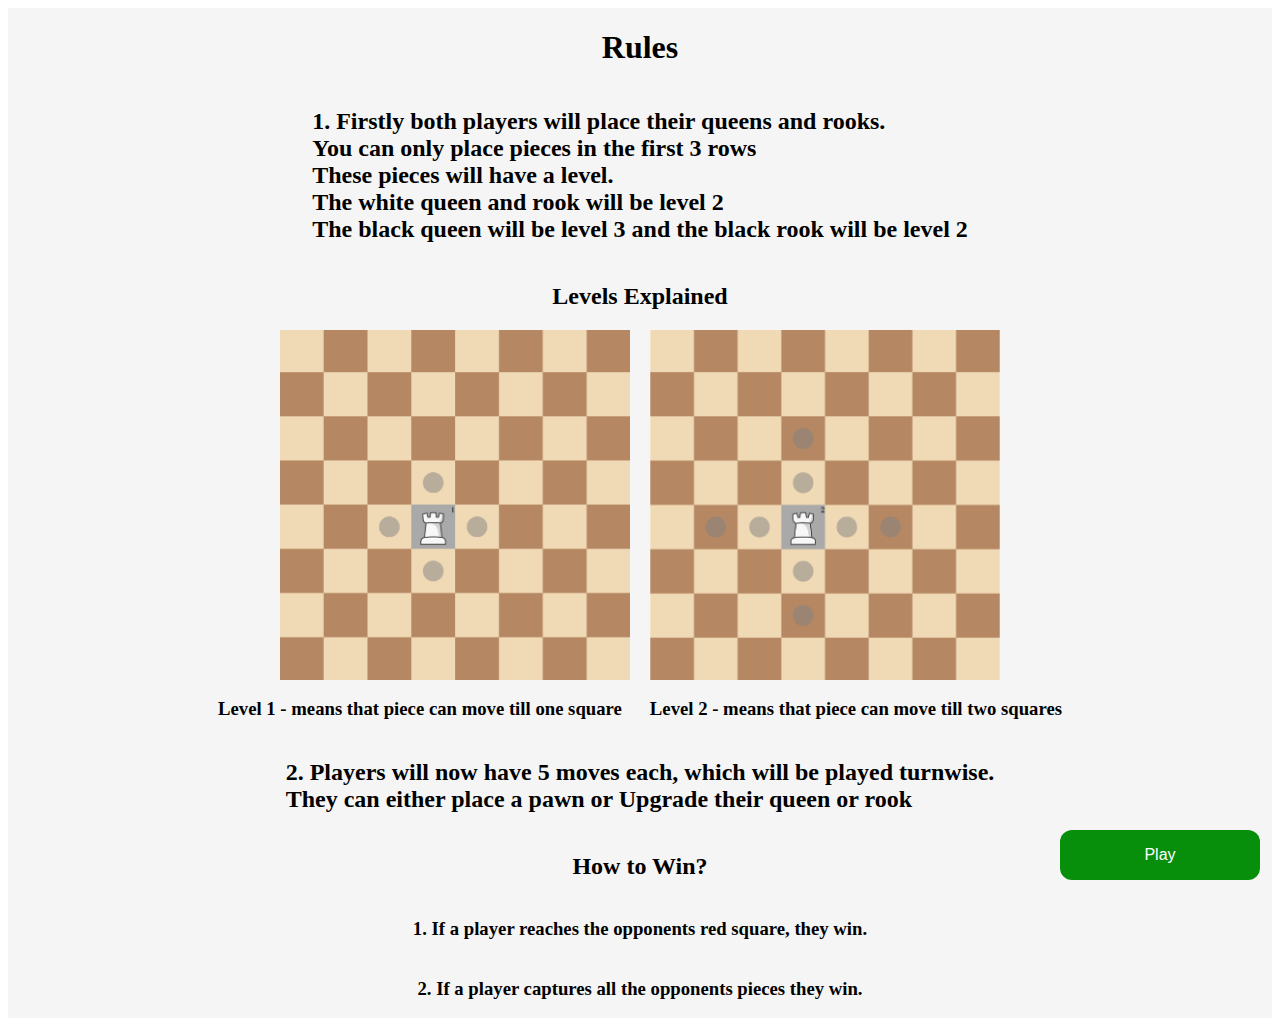
<file: index.html>
<!DOCTYPE html>
<html lang="en">
<head>
    <meta charset="UTF-8">
    <meta name="viewport" content="width=device-width, initial-scale=1.0">
    <title>Document</title>
    <link rel="stylesheet" href="./styles1.css">
</head>
<body>
    <div class="container">
        <h1>Rules</h1>
    
       <h2>1. Firstly both players will place their queens and rooks. <br> You can only place pieces in the first 3 rows <br>These pieces will have a level. <br> The white queen and rook will be level 2 <br> The black queen will be level 3 and the black rook will be level 2</h2>

        <h2> Levels Explained</h2>
        <div class="container2">
            <img src="./images/level_1_rook.png" alt="" width="350px" height="350px">
            <img src="./images/level_2_rook.png" alt="" width="350px" height="350px">
        </div>

        <h3 class="to-change">Level 1 - means that piece can move till one square &nbsp; &nbsp; &nbsp;Level 2 - means that piece can move till two squares</h3>
        <h3 class="to-change-to">Level 1 - means that piece can move till one square <br>Level 2 - means that piece can move till two squares</h3>
        <!-- <h3>Level 2 - means that piece can move till two spaces</h3> -->

        <h2>2. Players will now have 5 moves each, which will be played turnwise. <br> They can either place a pawn or Upgrade their queen or rook</h2>

        

        <h2>How to Win?</h2>

        <h3 >1. If a player reaches the opponents red square, they win.</h3>
        <h3 >2. If a player captures all the opponents pieces they win.</h3>

       

        <button id="next">Play</button>
        <script src="https://ajax.googleapis.com/ajax/libs/jquery/3.7.1/jquery.min.js"></script>
        <script>
        document.getElementById("next").addEventListener("click", function() {
            window.location.href = "./game.html";
        });

     

            function checkMediaQuery() 
            {
                if (window.matchMedia("(max-width: 768px)").matches) 
                {
                    // Code to execute when viewport width is 768px or less
                    $(".to-change").hide();
                    $(".to-change-to").show();
                    

                } 

                else 
                {
                    // Code to execute when viewport width is greater than 768px
                    $(".to-change-to").hide();
                }
            }

        // Call the function initially
        checkMediaQuery();

        // Add event listener to window resize event
        window.addEventListener('resize', checkMediaQuery);
        </script>

    </div>
    
</body>
</html>
</file>
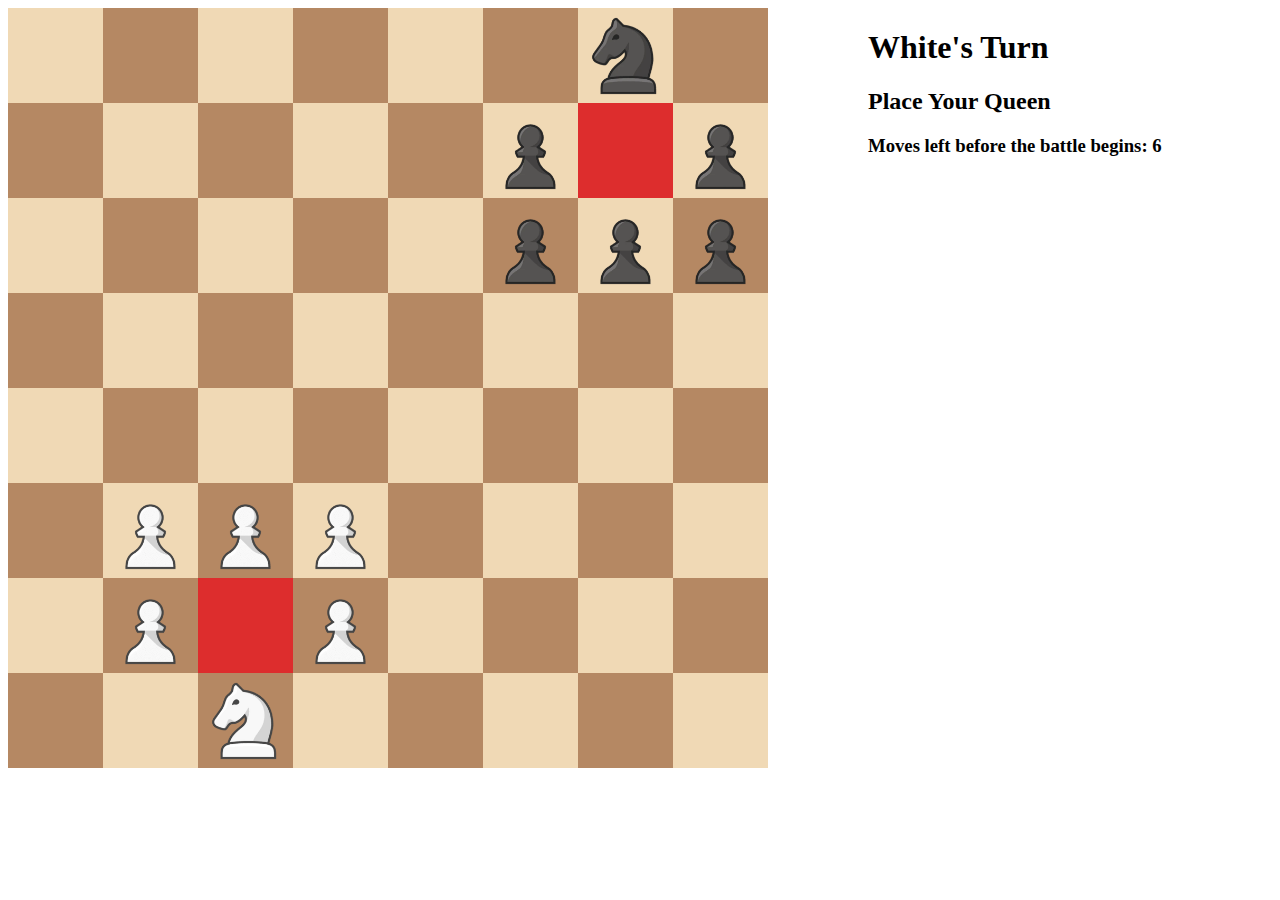
<file: game.html>
<!DOCTYPE html>
<html>

<head>
  <title>Chessboard</title>
  <link rel="stylesheet" href="./style.css">
  <style>
    /* Write your code here */
    /* Each square should be 100px by 100px */
    /* My colours for white: #f0d9b5, black: #b58863 */

    .container{
      /* width: 51.8%; */
      
      width: 760px;
      /* height: 800px; */
      
      display: grid;
      grid-template-columns: 1fr 1fr 1fr 1fr 1fr 1fr 1fr 1fr;
      grid-template-rows: 1fr 1fr 1fr 1fr 1fr 1fr 1fr 1fr;
      /* grid-template-areas:
    "image1 image2 image3 image4 image5 image6 image7 image8"
    "image9 image10 image11 image12 image13 image14 image15 image16"
    "image17 image18 image19 image20 image21 image22 image23 image24"
    "image25 image26 image27 image28 image29 image30 image31 image32"
    "image33 image34 image35 image36 image37 image38 image39 image40"
    "image41 image42 image43 image44 image45 image46 image47 image48"
    "image49 image50 image51 image52 image53 image54 image55 image56"
    "image57 image58 image59 image60 image61 image62 image63 image64"; */
    }

   

    .container > *
    {
      width: 95px;
      height: 95px;
    }

    .white{
      background-color: #f0d9b5;
    }

    .black{
      background-color: #b58863;
    }

    /* .img1{
      grid-area: image1;

    } */

    img
    {
      width: 100%;
      height: 100%;
     
    }
    
/* @media (max-width: 800px) {
  Write your styles here
  .container {
    width: 10px;
    grid-template-columns: 1fr 1fr 1fr 1fr;
    grid-template-rows: 1fr 1fr 1fr 1fr 1fr 1fr 1fr 1fr;
  }
  
  /* .container > * {
    width: 25%;
  } 
} */
    

@media (max-width: 800px) {
  .container {
    width: 100%;
    display: grid;
    grid-template-columns: repeat(8, 1fr);
    grid-template-rows: repeat(8, 1fr);
  }
  
  .container > * {
    width: 100%;
    height: 100%;
  }
}


  </style>
</head>


<body>
  <div class="who_playing">
  <div class="container">
    <!-- <div class="white"></div>
    <div class="black"> -->
      <!-- <div class="img1">
      <img src="./images/pawn.png" alt="white-rook">
      </div> -->
    <!-- </div> -->
    <!-- <div class="white 1"><img class="white-piece" src="./images/pawn.png" alt="white-rook"></div> -->
    <!-- <div class="white 1 piece"><img class = "white-piece pawn" src="./images/pawn.png" alt="white-rook"></div> -->
    <div class="white 1"></div>
    <div class="black 2"></div>
    <div class="white 3"></div>
    <div class="black 4"></div>
    <div class="white 5"></div>
    <div class="black 6">
      <!-- <img class = "move" src="./images/new_dot.png" alt=""> -->
    </div>
    <div class="white 7"></div>
    <div class="black 8"></div>
    <div class="black 9"></div>
    <div class="white 10"></div>
    <div class="black 11"></div>
    <div class="white 12"></div>
    <div class="black 13"></div>
    <div class="white 14"></div>
    <div class="black 15"></div>
    <div class="white 16"></div>
    <div class="white 17"></div>
    <div class="black 18"></div>
    <div class="white 19"></div>
    <div class="black 20"></div>
    <!-- <div class="white 21 piece">
      <img class = " black-piece pawn" src="./images/black_pawn.png" alt="Your Image">
      <div class="top-right">1</div>
    </div> -->
    <div class="white 21"></div>
    <div class="black 22"></div>
    <div class="white 23"></div>
    <div class="black 24"></div>
    <div class="black 25 ">
      <!-- <div class="image-container">
        <div class="circle"></div>
        <img class = "image white-piece pawn" src="./images/pawn.png" alt="Your Image">
    </div> -->
    <!-- <img class = "image white-piece pawn" src="./images/pawn.png" alt="Your Image"> -->
   
        <!-- <img class = "circle white-piece pawn" src="./images/pawn.png" alt="Your Image"> -->
        <!-- <div class="circle"></div> -->

    
    </div>
    <div class="white 26"></div>
    <div class="black 27"></div>
    <div class="white 28"></div>
    <div class="black 29"></div>
    <div class="white 30"></div>
    <div class="black 31"></div>
    <div class="white 32"></div>
    <div class="white 33"></div>
    <div class="black 34"></div>
    <div class="white 35"></div>
    <div class="black 36"></div>
    <div class="white 37"></div>
    <div class="black 38"></div>
    <div class="white 39"></div>
    <div class="black 40"></div>
    <div class="black 41"></div>
    <div class="white 42"></div>
    <div class="black 43"></div>
    <div class="white 44"></div>
    <div class="black 45"></div>
    <div class="white 46"></div>
    <div class="black 47"></div>
    <div class="white 48"></div>
    <div class="white 49"></div>
    <div class="black 50"></div>
    <div class="white 51"></div>
    <div class="black 52"></div>
    <div class="white 53"></div>
    <div class="black 54"></div>
    <div class="white 55"></div>
    <div class="black 56"></div>
    <div class="black 57"></div>
    <div class="white 58"></div>
    <div class="black 59"></div>
    <div class="white 60"></div>
    <div class="black 61"></div>
    <div class="white 62"></div>
    <div class="black 63"></div>
    <div class="white 64"></div>
  </div>

  <div class="whos-turn">
    <h1>White's Turn</h1>
    <h2>Place Your Queen</h2>
    <h3>Moves left before the battle begins: 6</h3>

    <button class="upgrade daqueen">Upgrade Your Queen <img class = "small_icon_queen" src="./images/white_queen.png" alt=""></button>
    <button class="upgrade darook">Upgrade Your Rook <img class = "small_icon_rook" src="./images/white_rook.png" alt=""></button>
  </div>
  
</div>

  <script src="https://ajax.googleapis.com/ajax/libs/jquery/3.7.1/jquery.min.js"></script>
  <script src="./index.js"></script>
  
</body>

</html>
</file>
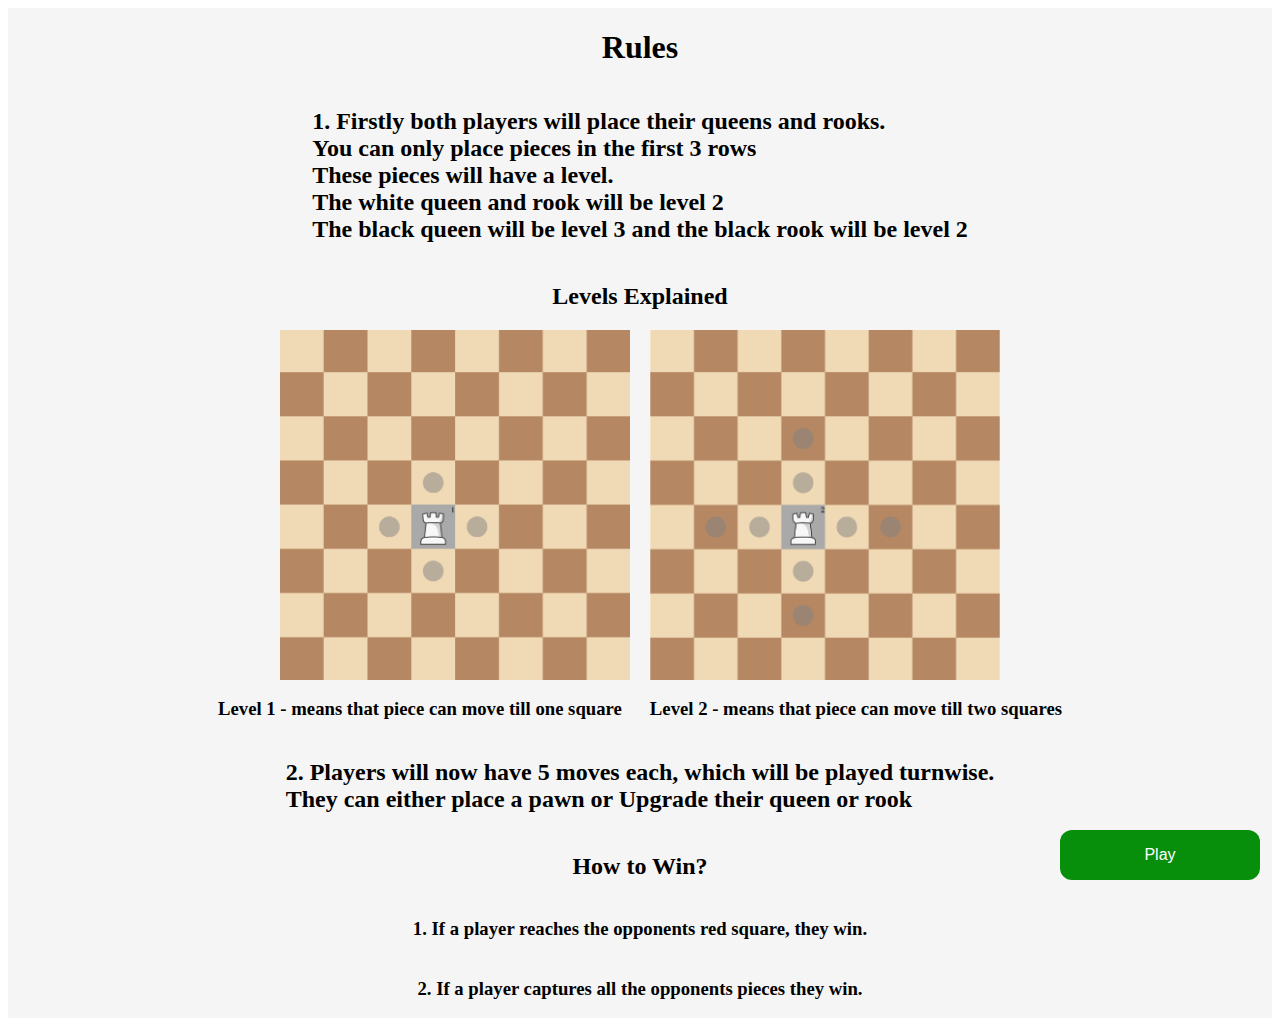
<file: rules.html>
<!DOCTYPE html>
<html lang="en">
<head>
    <meta charset="UTF-8">
    <meta name="viewport" content="width=device-width, initial-scale=1.0">
    <title>Document</title>
    <link rel="stylesheet" href="./styles1.css">
</head>
<body>
    <div class="container">
        <h1>Rules</h1>
    
       <h2>1. Firstly both players will place their queens and rooks. <br> You can only place pieces in the first 3 rows <br>These pieces will have a level. <br> The white queen and rook will be level 2 <br> The black queen will be level 3 and the black rook will be level 2</h2>

        <h2> Levels Explained</h2>
        <div class="container2">
            <img src="./images/level_1_rook.png" alt="" width="350px" height="350px">
            <img src="./images/level_2_rook.png" alt="" width="350px" height="350px">
        </div>

        <h3>Level 1 - means that piece can move till one square &nbsp; &nbsp; &nbsp;Level 2 - means that piece can move till two squares</h3>
        <!-- <h3>Level 2 - means that piece can move till two spaces</h3> -->

        <h2>2. Players will now have 5 moves each, which will be played turnwise. <br> They can either place a pawn or Upgrade their queen or rook</h2>

        <h2>How to Win?</h2>

        <h3>1. If a player reaches the opponents red square, they win.</h3>
        <h3>2. If a player captures all the opponents pieces they win.</h3>

        <button id="next">Play</button>
        <script>
        document.getElementById("next").addEventListener("click", function() {
            window.location.href = "./index.html";
        });
        </script>

    </div>
    
</body>
</html>
</file>
<file: styles1.css>
.container{
    display: flex;
    flex-direction: column;
    justify-content: center;
    align-items: center;
    background-color: #f5f5f5;

}

.container2{
    display: flex;
   
    justify-content: center;
    align-items: center;
    background-color: #f5f5f5;
    gap: 20px;
    
}

button {
    position: fixed;
    bottom: 20px;
    right: 20px;
    width: 200px;
    height: 50px;
    background-color: #078f0c;
    color: white;
    border: none;
    text-align: center;
    font-size: 16px;
    cursor: pointer;
    border-radius: 12px;
    z-index: 1;
}

a {
    text-decoration: none; /* Removes underline */
    color: inherit; /* Inherits color from parent element */
}


@media (max-width: 768px) {
    .container2{
        flex-direction: column;
    }
    
}
</file>
<file: style.css>
.selected{
    background-color: #a9a9a9;
    
}
.black{
    position: relative;
}

.white{
    position: relative;
}

.move{
    opacity: 0.5;
    height: 50px;
    width: 50px;
    /* center the image */

    position: absolute;
    top: 0;
    bottom: 0;
    left: 0;
    right: 0;
    margin: auto;

  

}
/* 
.image-container {
    position: relative;
    display: inline-block;
} */

.circle {
    content: '';
    position: absolute;
    top: 0;
    left: 0;
    width: 100%;
    height: 100%;
    border: 4.5px solid grey; /* Circle border color */
    border-radius: 50%;
    box-sizing: border-box;
}

.image {
    display: block;
    max-width: 100%;
    height: auto;
    border-radius: 50%;
    z-index: 1; /* Ensure the image appears above the circle */
}

.who_playing{
    display:flex;
   
}

.whos-turn
{
    margin-left: 100px;
}

.victory{
    background-color: rgb(221, 45, 45) !important;

}

.upgrade {
    /* move the button to the bottom and align to the h1 tag vertically */
    position: absolute;
    top: 80%;
    width: 200px;
    height: 50px;
    background-color: #078f0c;
    color: white;
    border: none;
    text-align: center;
    display: flex; /* Use flexbox */
    align-items: center; /* Align items vertically */
    justify-content: center; /* Align items horizontally */
    font-size: 16px;
    cursor: pointer;
    border-radius: 12px;
    z-index: 1;
}



.darook{
    top: 90%;
}

.top-right {
    position: absolute;
    top: 1px;
    right: 1px;
    font-size: 18px;

  }

  .hidden{
        display: none;
        
  }

  .small_icon_queen
  {
    margin-left: 5px;
    width: 20px;
    height: 20px;
  }

    .small_icon_rook
    {
        margin-left: 9px;
        width: 20px;
        height: 20px;
    }
</file>
